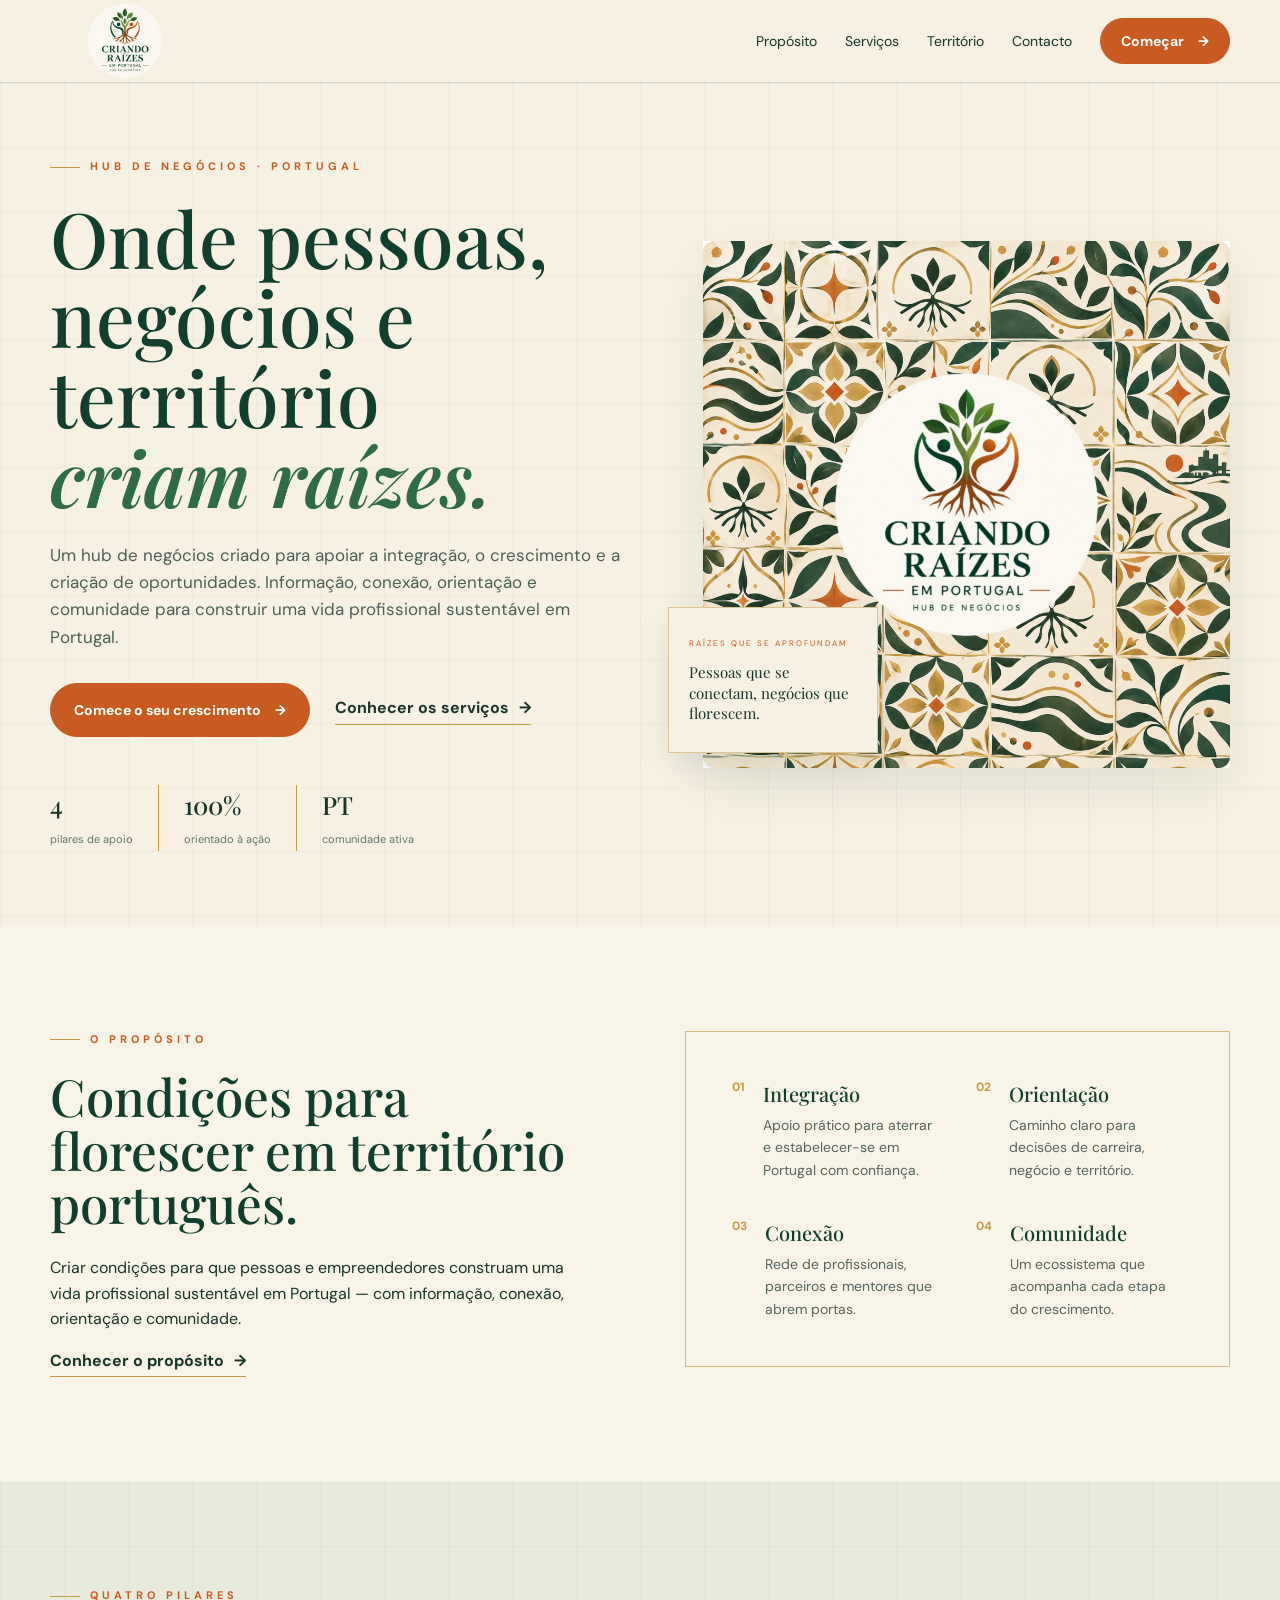
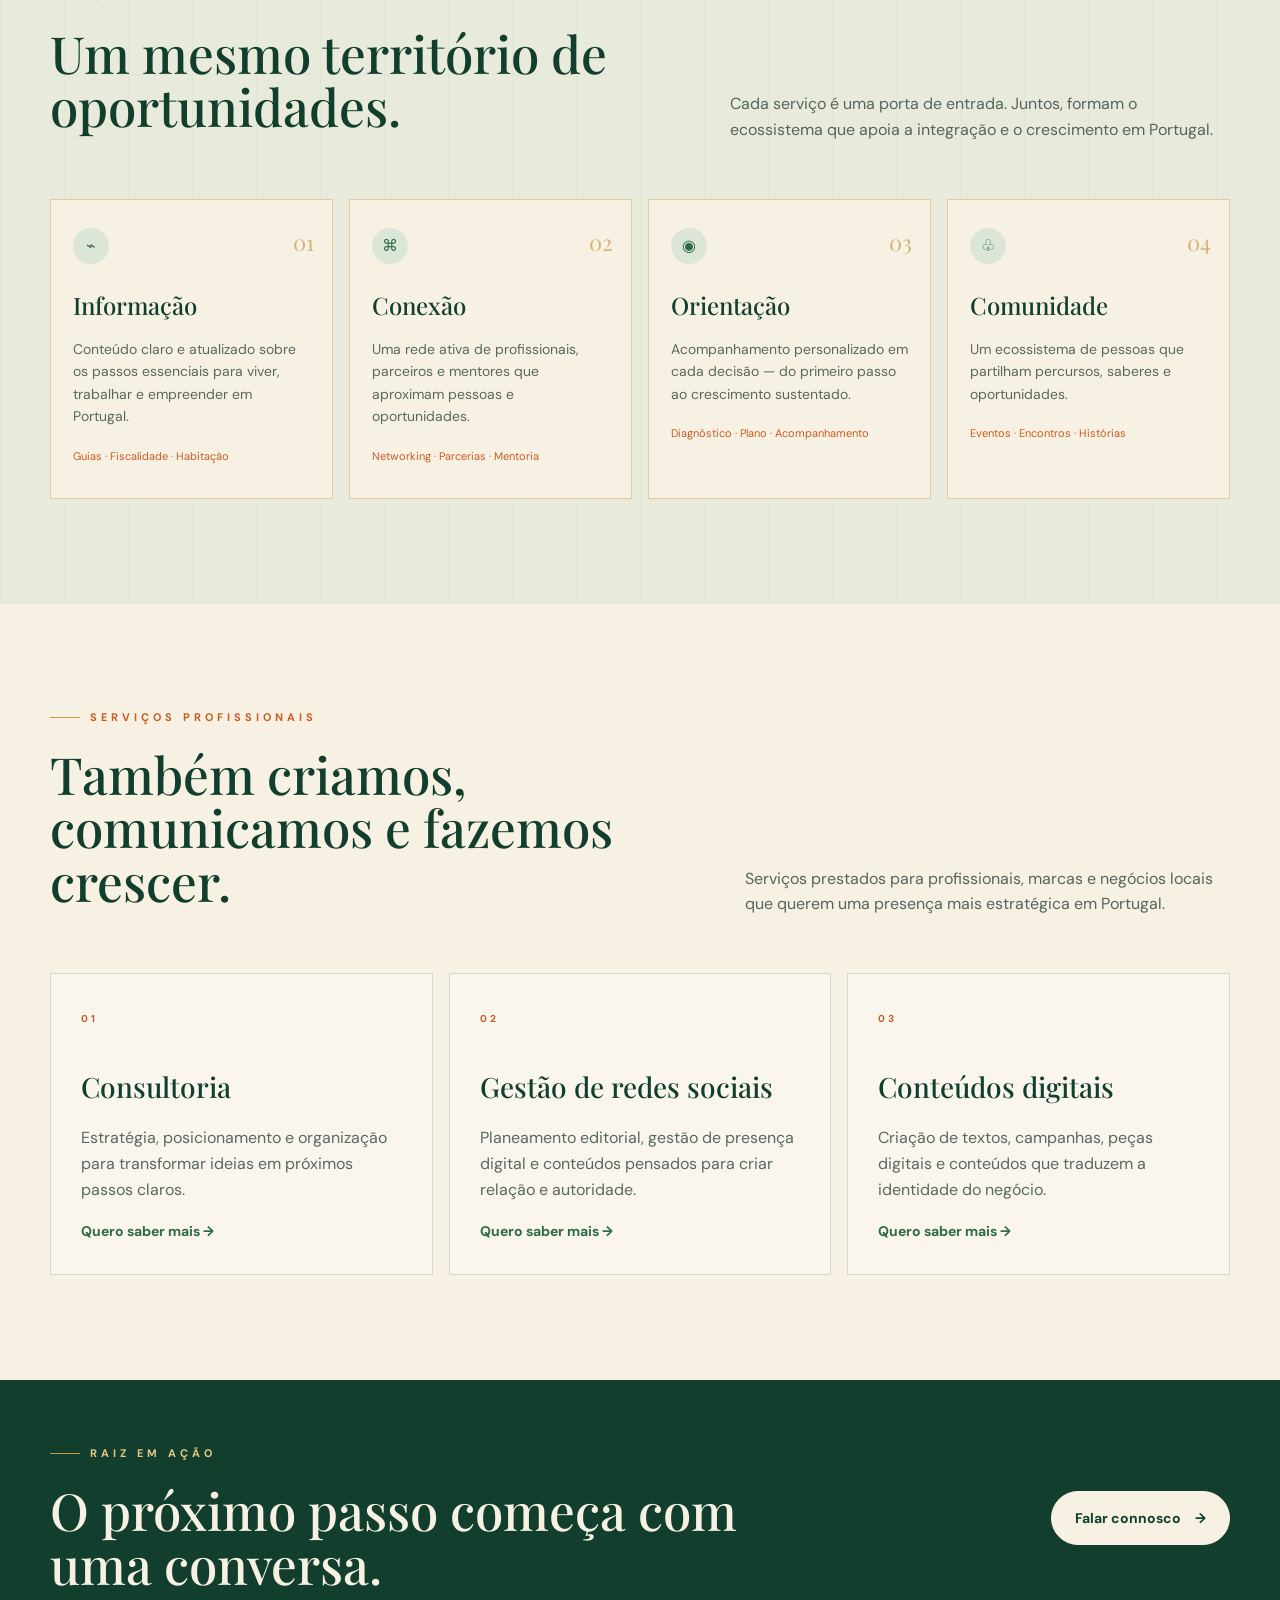
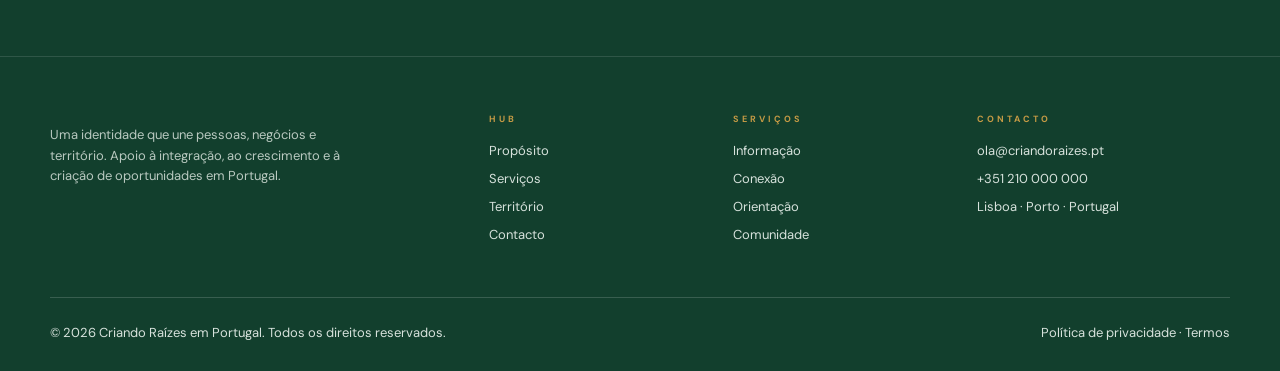
<file: index.html>
<!DOCTYPE html>
<html lang="pt-PT">
<head>
  <meta charset="UTF-8">
  <meta name="viewport" content="width=device-width, initial-scale=1.0">
  <meta name="description" content="Criando Raízes em Portugal — Hub de negócios, serviços locais e apoio ao crescimento profissional.">
  <title>Criando Raízes em Portugal | Hub de Negócios</title>
  <link rel="icon" href="assets/logotipo.png">
  <link rel="preconnect" href="https://fonts.googleapis.com">
  <link rel="preconnect" href="https://fonts.gstatic.com" crossorigin>
  <link href="https://fonts.googleapis.com/css2?family=DM+Sans:wght@400;500;600;700&family=Playfair+Display:ital,wght@0,500;0,600;1,500;1,600&display=swap" rel="stylesheet">
  <link rel="stylesheet" href="css/style.css">
</head>
<body>
  <header class="site-header" id="topo">
    <div class="container nav-wrap">
      <a class="brand" href="index.html" aria-label="Criando Raízes em Portugal - início">
        <img src="assets/logotipo.png" alt="Criando Raízes em Portugal">
      </a>
      <button class="menu-toggle" aria-label="Abrir menu" aria-expanded="false">☰</button>
      <nav class="nav" aria-label="Navegação principal">
        <a href="proposito.html">Propósito</a>
        <a href="servicos.html">Serviços</a>
        <a href="territorio.html">Território</a>
        <a href="contacto.html">Contacto</a>
        <a class="btn btn-small" href="contacto.html">Começar <span>→</span></a>
      </nav>
    </div>
  </header>

  <main>
    <section class="hero section-grid">
      <div class="container hero-grid">
        <div class="hero-copy reveal">
          <div class="eyebrow">HUB DE NEGÓCIOS · PORTUGAL</div>
          <h1>Onde pessoas,<br>negócios e território<br><em>criam raízes.</em></h1>
          <p>Um hub de negócios criado para apoiar a integração, o crescimento e a criação de oportunidades. Informação, conexão, orientação e comunidade para construir uma vida profissional sustentável em Portugal.</p>
          <div class="actions">
            <a class="btn" href="contacto.html">Comece o seu crescimento <span>→</span></a>
            <a class="text-link" href="servicos.html">Conhecer os serviços <span>→</span></a>
          </div>
          <div class="stats">
            <div><strong>4</strong><span>pilares de apoio</span></div>
            <div><strong>100%</strong><span>orientado à ação</span></div>
            <div><strong>PT</strong><span>comunidade ativa</span></div>
          </div>
        </div>
        <div class="hero-visual reveal">
          <div class="hero-image-frame">
            <img src="assets/padrao-azulejo.png" alt="Identidade visual Criando Raízes em Portugal">
          </div>
          <div class="floating-card">
            <small>RAÍZES QUE SE APROFUNDAM</small>
            <p>Pessoas que se conectam, negócios que florescem.</p>
          </div>
        </div>
      </div>
    </section>

    <section class="section purpose-preview">
      <div class="container two-col">
        <div>
          <div class="eyebrow">O PROPÓSITO</div>
          <h2>Condições para florescer em território português.</h2>
          <p>Criar condições para que pessoas e empreendedores construam uma vida profissional sustentável em Portugal — com informação, conexão, orientação e comunidade.</p>
          <a class="text-link" href="proposito.html">Conhecer o propósito <span>→</span></a>
        </div>
        <div class="feature-box">
          <div class="mini-feature"><b>01</b><div><h3>Integração</h3><p>Apoio prático para aterrar e estabelecer-se em Portugal com confiança.</p></div></div>
          <div class="mini-feature"><b>02</b><div><h3>Orientação</h3><p>Caminho claro para decisões de carreira, negócio e território.</p></div></div>
          <div class="mini-feature"><b>03</b><div><h3>Conexão</h3><p>Rede de profissionais, parceiros e mentores que abrem portas.</p></div></div>
          <div class="mini-feature"><b>04</b><div><h3>Comunidade</h3><p>Um ecossistema que acompanha cada etapa do crescimento.</p></div></div>
        </div>
      </div>
    </section>

    <section class="section services-preview section-grid">
      <div class="container">
        <div class="section-heading">
          <div>
            <div class="eyebrow">QUATRO PILARES</div>
            <h2>Um mesmo território de oportunidades.</h2>
          </div>
          <p>Cada serviço é uma porta de entrada. Juntos, formam o ecossistema que apoia a integração e o crescimento em Portugal.</p>
        </div>
        <div class="cards four">
          <a class="card" href="servicos.html#informacao"><span class="card-number">01</span><span class="icon">⌁</span><h3>Informação</h3><p>Conteúdo claro e atualizado sobre os passos essenciais para viver, trabalhar e empreender em Portugal.</p><small>Guias · Fiscalidade · Habitação</small></a>
          <a class="card" href="servicos.html#conexao"><span class="card-number">02</span><span class="icon">⌘</span><h3>Conexão</h3><p>Uma rede ativa de profissionais, parceiros e mentores que aproximam pessoas e oportunidades.</p><small>Networking · Parcerias · Mentoria</small></a>
          <a class="card" href="servicos.html#orientacao"><span class="card-number">03</span><span class="icon">◉</span><h3>Orientação</h3><p>Acompanhamento personalizado em cada decisão — do primeiro passo ao crescimento sustentado.</p><small>Diagnóstico · Plano · Acompanhamento</small></a>
          <a class="card" href="servicos.html#comunidade"><span class="card-number">04</span><span class="icon">♧</span><h3>Comunidade</h3><p>Um ecossistema de pessoas que partilham percursos, saberes e oportunidades.</p><small>Eventos · Encontros · Histórias</small></a>
        </div>
      </div>
    </section>

    <section class="section my-services">
      <div class="container">
        <div class="eyebrow">SERVIÇOS PROFISSIONAIS</div>
        <div class="section-heading">
          <h2>Também criamos, comunicamos e fazemos crescer.</h2>
          <p>Serviços prestados para profissionais, marcas e negócios locais que querem uma presença mais estratégica em Portugal.</p>
        </div>
        <div class="cards three">
          <article class="service-card"><span>01</span><h3>Consultoria</h3><p>Estratégia, posicionamento e organização para transformar ideias em próximos passos claros.</p><a href="contacto.html?assunto=Consultoria">Quero saber mais →</a></article>
          <article class="service-card"><span>02</span><h3>Gestão de redes sociais</h3><p>Planeamento editorial, gestão de presença digital e conteúdos pensados para criar relação e autoridade.</p><a href="contacto.html?assunto=Redes%20Sociais">Quero saber mais →</a></article>
          <article class="service-card"><span>03</span><h3>Conteúdos digitais</h3><p>Criação de textos, campanhas, peças digitais e conteúdos que traduzem a identidade do negócio.</p><a href="contacto.html?assunto=Conte%C3%BAdos%20Digitais">Quero saber mais →</a></article>
        </div>
      </div>
    </section>

    <section class="cta-band">
      <div class="container cta-inner">
        <div>
          <div class="eyebrow light">RAIZ EM AÇÃO</div>
          <h2>O próximo passo começa com uma conversa.</h2>
        </div>
        <a class="btn btn-light" href="contacto.html">Falar connosco <span>→</span></a>
      </div>
    </section>
  </main>

  <footer class="footer">
    <div class="container footer-grid">
      <div class="footer-brand"><img src="assets/logotipo.png" alt="Criando Raízes em Portugal"><p>Uma identidade que une pessoas, negócios e território. Apoio à integração, ao crescimento e à criação de oportunidades em Portugal.</p></div>
      <div><h4>HUB</h4><a href="proposito.html">Propósito</a><a href="servicos.html">Serviços</a><a href="territorio.html">Território</a><a href="contacto.html">Contacto</a></div>
      <div><h4>SERVIÇOS</h4><a href="servicos.html#informacao">Informação</a><a href="servicos.html#conexao">Conexão</a><a href="servicos.html#orientacao">Orientação</a><a href="servicos.html#comunidade">Comunidade</a></div>
      <div><h4>CONTACTO</h4><a href="mailto:ola@criandoraizes.pt">ola@criandoraizes.pt</a><a href="tel:+351210000000">+351 210 000 000</a><span>Lisboa · Porto · Portugal</span></div>
    </div>
    <div class="container footer-bottom"><span>© 2026 Criando Raízes em Portugal. Todos os direitos reservados.</span><span>Política de privacidade · Termos</span></div>
  </footer>
  <script src="js/main.js"></script>
</body>
</html>
</file>
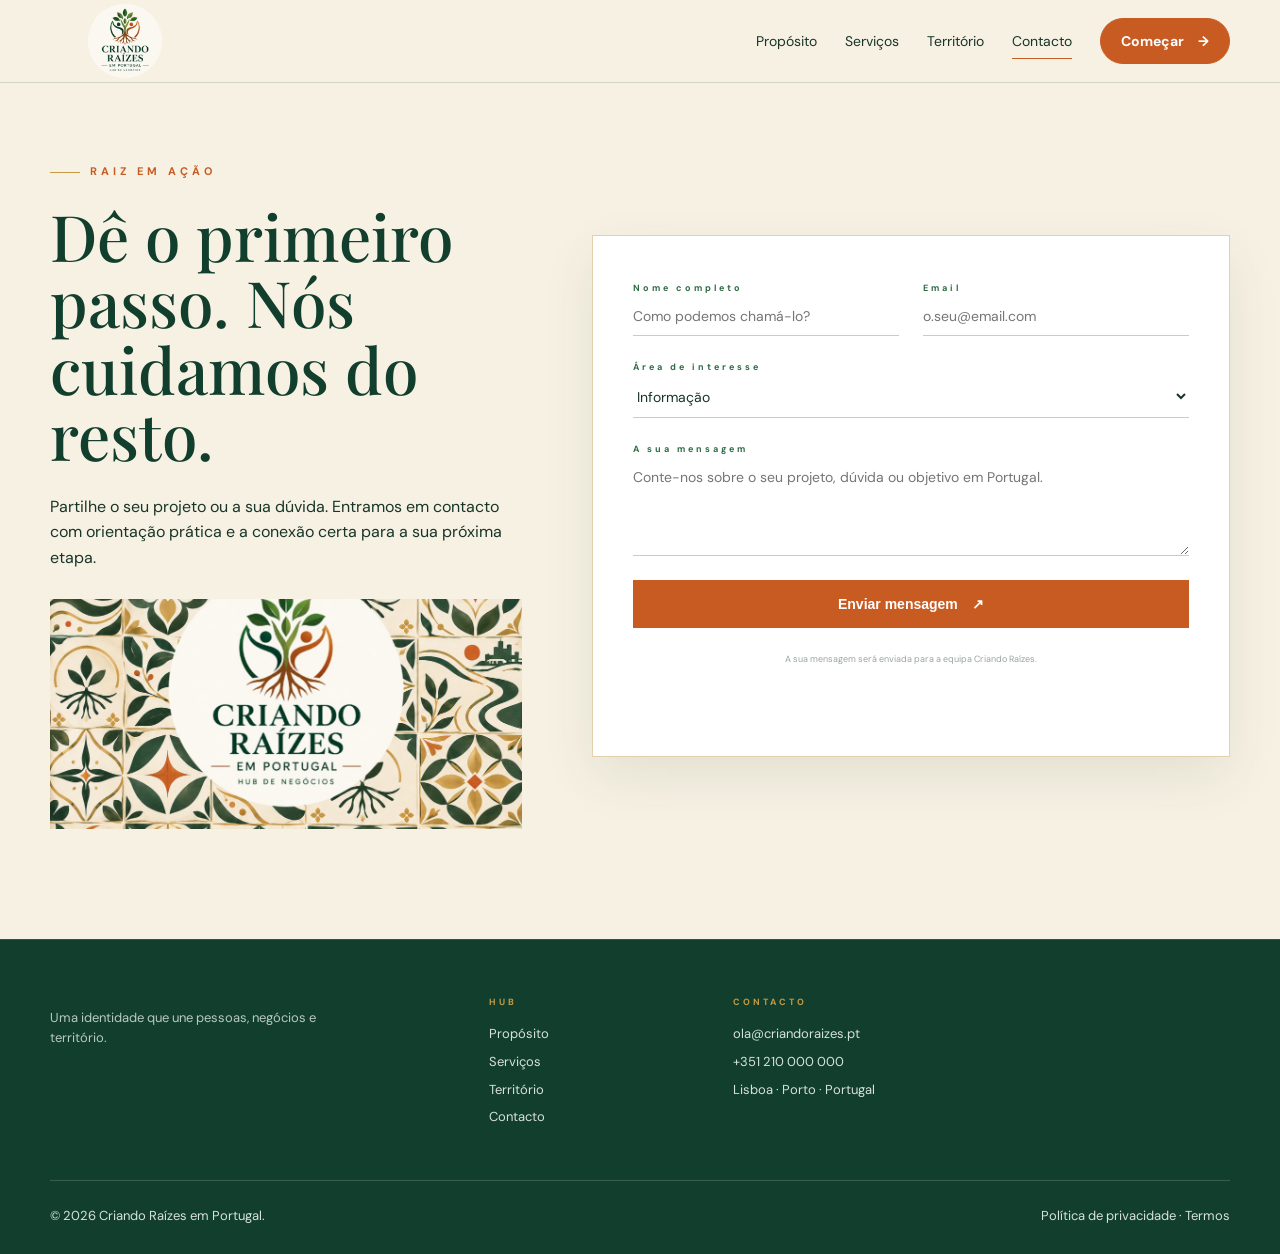
<file: contacto.html>
<!DOCTYPE html>
<html lang="pt-PT"><head>
<meta charset="UTF-8"><meta name="viewport" content="width=device-width, initial-scale=1.0">
<title>Contacto | Criando Raízes em Portugal</title><link rel="icon" href="assets/logotipo.png">
<link rel="preconnect" href="https://fonts.googleapis.com"><link rel="preconnect" href="https://fonts.gstatic.com" crossorigin>
<link href="https://fonts.googleapis.com/css2?family=DM+Sans:wght@400;500;600;700&family=Playfair+Display:ital,wght@0,500;0,600;1,500;1,600&display=swap" rel="stylesheet">
<link rel="stylesheet" href="css/style.css"></head><body>
<header class="site-header"><div class="container nav-wrap"><a class="brand" href="index.html"><img src="assets/logotipo.png" alt="Criando Raízes em Portugal"></a><button class="menu-toggle" aria-label="Abrir menu" aria-expanded="false">☰</button><nav class="nav"><a href="proposito.html">Propósito</a><a href="servicos.html">Serviços</a><a href="territorio.html">Território</a><a class="active" href="contacto.html">Contacto</a><a class="btn btn-small" href="contacto.html">Começar <span>→</span></a></nav></div></header>
<main>
<section class="contact-section"><div class="container contact-grid"><div class="contact-copy"><div class="eyebrow">RAIZ EM AÇÃO</div><h1>Dê o primeiro passo. Nós cuidamos do resto.</h1><p>Partilhe o seu projeto ou a sua dúvida. Entramos em contacto com orientação prática e a conexão certa para a sua próxima etapa.</p><div class="contact-photo"><img src="assets/padrao-azulejo.png" alt="Identidade visual Criando Raízes"></div></div>
<form class="contact-form" id="contactForm">
<label>Nome completo<input id="nome" name="nome" type="text" placeholder="Como podemos chamá-lo?" required></label>
<label>Email<input id="email" name="email" type="email" placeholder="o.seu@email.com" required></label>
<label>Área de interesse<select id="assunto" name="assunto"><option>Informação</option><option>Conexão</option><option>Orientação</option><option>Comunidade</option><option>Consultoria</option><option>Redes Sociais</option><option>Conteúdos Digitais</option></select></label>
<label>A sua mensagem<textarea id="mensagem" name="mensagem" placeholder="Conte-nos sobre o seu projeto, dúvida ou objetivo em Portugal." required></textarea></label>
<button class="btn submit" type="submit">Enviar mensagem <span>↗</span></button>
<p class="form-note">A sua mensagem será enviada para a equipa Criando Raízes.</p>
<div id="formStatus" class="form-status" role="status"></div>
</form></div></section>
</main><footer class="footer"><div class="container footer-grid"><div class="footer-brand"><img src="assets/padrao-azulejo.png" alt="Padrão de azulejos Criando Raízes em Portugal"><p>Uma identidade que une pessoas, negócios e território.</p></div><div><h4>HUB</h4><a href="proposito.html">Propósito</a><a href="servicos.html">Serviços</a><a href="territorio.html">Território</a><a href="contacto.html">Contacto</a></div><div><h4>CONTACTO</h4><a href="mailto:ola@criandoraizes.pt">ola@criandoraizes.pt</a><a href="tel:+351210000000">+351 210 000 000</a><span>Lisboa · Porto · Portugal</span></div></div><div class="container footer-bottom"><span>© 2026 Criando Raízes em Portugal.</span><span>Política de privacidade · Termos</span></div></footer><script src="js/main.js"></script></body></html>
</file>
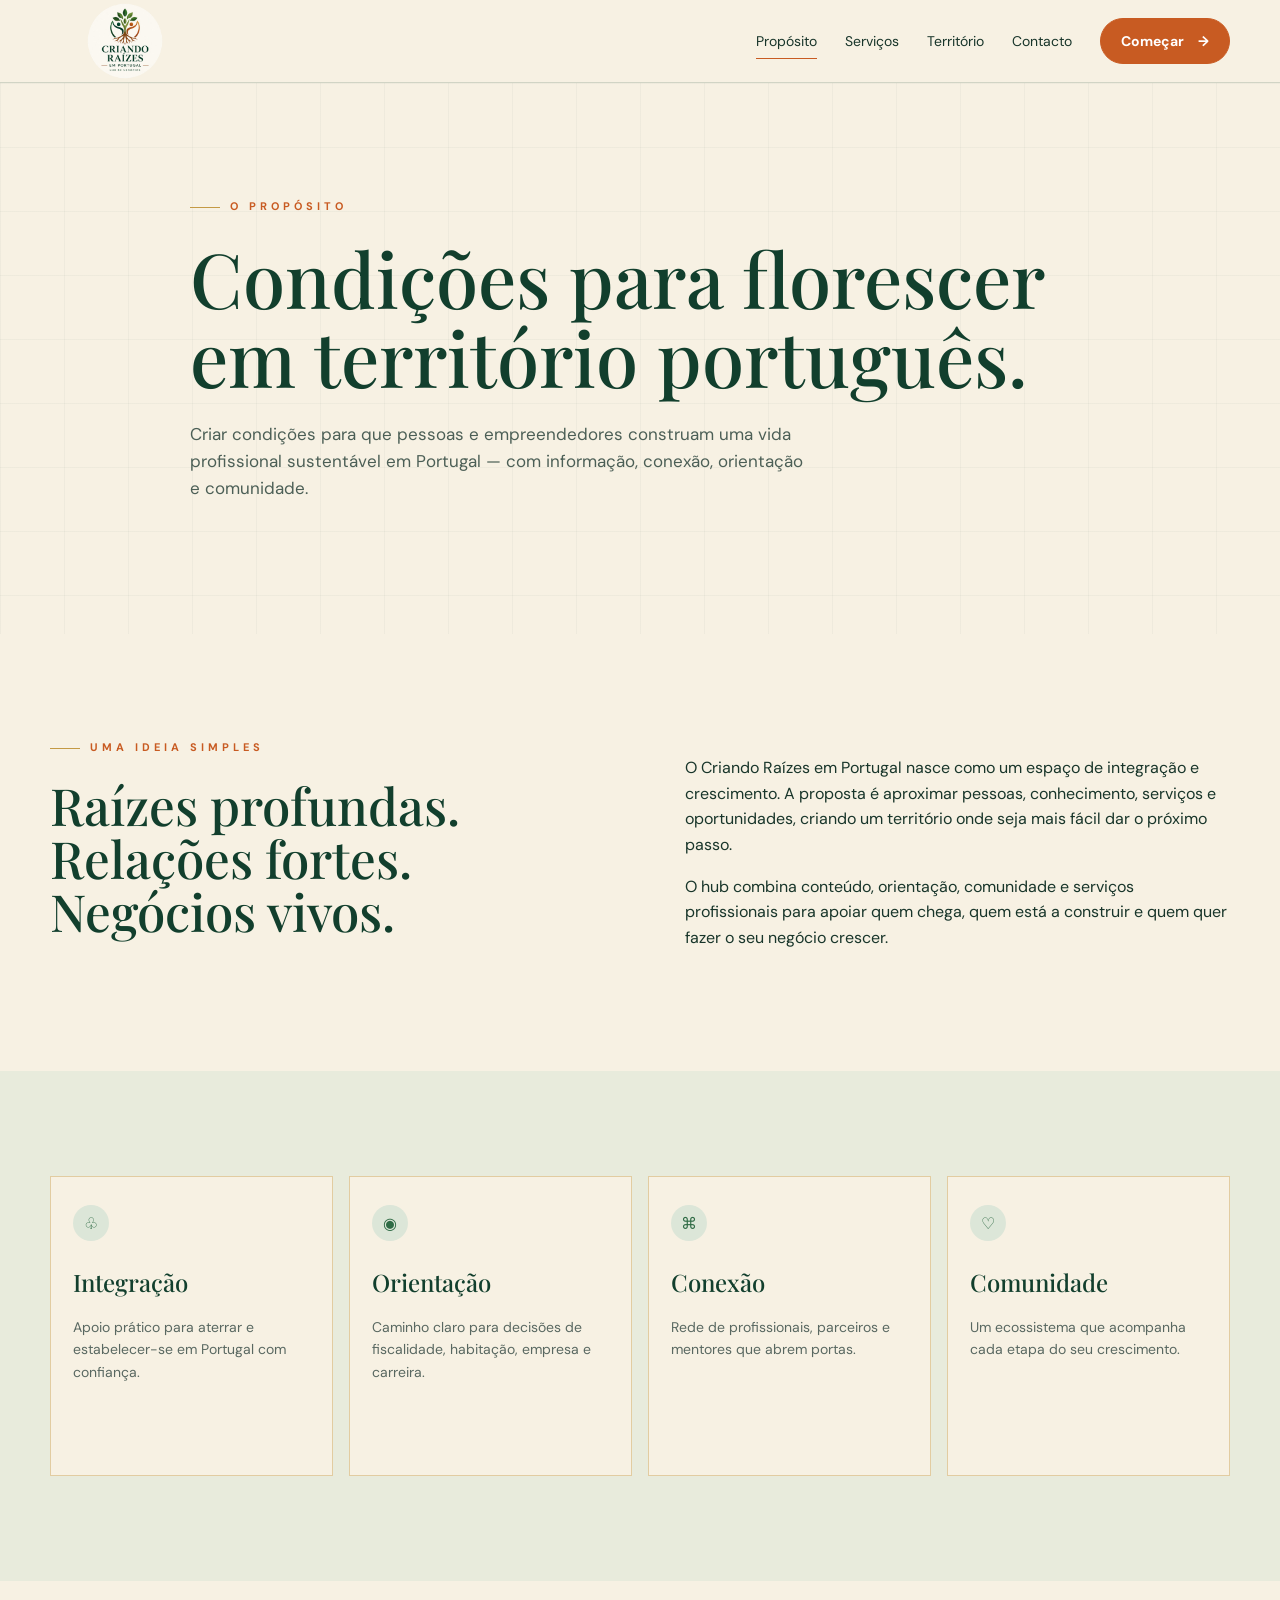
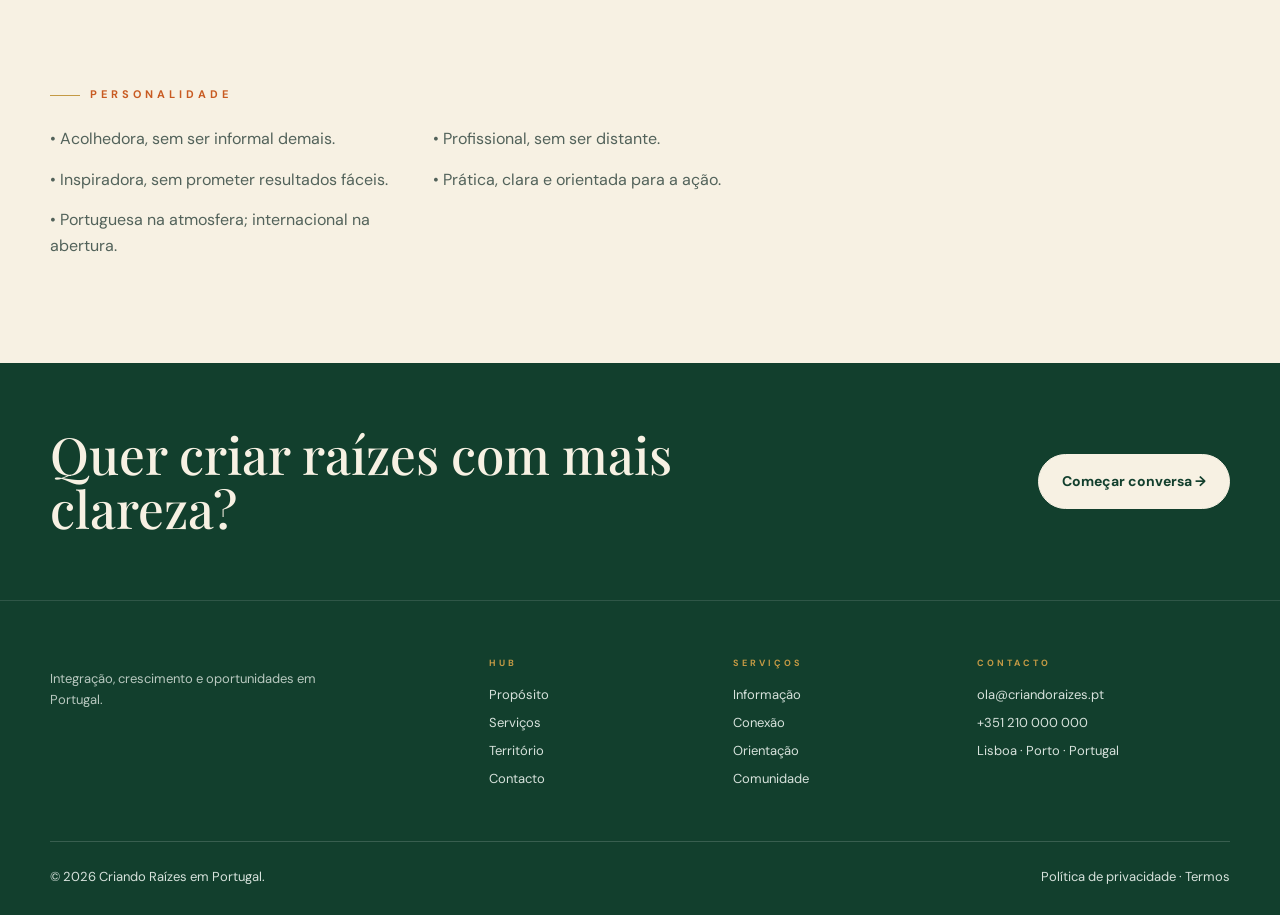
<file: proposito.html>
<!DOCTYPE html>
<html lang="pt-PT"><head>
<meta charset="UTF-8"><meta name="viewport" content="width=device-width, initial-scale=1.0">
<title>Propósito | Criando Raízes em Portugal</title><link rel="icon" href="assets/logotipo.png">
<link rel="preconnect" href="https://fonts.googleapis.com"><link rel="preconnect" href="https://fonts.gstatic.com" crossorigin>
<link href="https://fonts.googleapis.com/css2?family=DM+Sans:wght@400;500;600;700&family=Playfair+Display:ital,wght@0,500;0,600;1,500;1,600&display=swap" rel="stylesheet">
<link rel="stylesheet" href="css/style.css"></head><body>
<header class="site-header"><div class="container nav-wrap"><a class="brand" href="index.html"><img src="assets/logotipo.png" alt="Criando Raízes em Portugal"></a><button class="menu-toggle" aria-label="Abrir menu" aria-expanded="false">☰</button><nav class="nav"><a class="active" href="proposito.html">Propósito</a><a href="servicos.html">Serviços</a><a href="territorio.html">Território</a><a href="contacto.html">Contacto</a><a class="btn btn-small" href="contacto.html">Começar <span>→</span></a></nav></div></header>
<main>
<section class="page-hero section-grid"><div class="container narrow"><div class="eyebrow">O PROPÓSITO</div><h1>Condições para florescer em território português.</h1><p class="lead">Criar condições para que pessoas e empreendedores construam uma vida profissional sustentável em Portugal — com informação, conexão, orientação e comunidade.</p></div></section>
<section class="section"><div class="container two-col"><div><div class="eyebrow">UMA IDEIA SIMPLES</div><h2>Raízes profundas. Relações fortes. Negócios vivos.</h2></div><div><p>O Criando Raízes em Portugal nasce como um espaço de integração e crescimento. A proposta é aproximar pessoas, conhecimento, serviços e oportunidades, criando um território onde seja mais fácil dar o próximo passo.</p><p>O hub combina conteúdo, orientação, comunidade e serviços profissionais para apoiar quem chega, quem está a construir e quem quer fazer o seu negócio crescer.</p></div></div></section>
<section class="section soft"><div class="container"><div class="cards four"><article class="card"><span class="icon">♧</span><h3>Integração</h3><p>Apoio prático para aterrar e estabelecer-se em Portugal com confiança.</p></article><article class="card"><span class="icon">◉</span><h3>Orientação</h3><p>Caminho claro para decisões de fiscalidade, habitação, empresa e carreira.</p></article><article class="card"><span class="icon">⌘</span><h3>Conexão</h3><p>Rede de profissionais, parceiros e mentores que abrem portas.</p></article><article class="card"><span class="icon">♡</span><h3>Comunidade</h3><p>Um ecossistema que acompanha cada etapa do seu crescimento.</p></article></div></div></section>
<section class="section"><div class="container"><div class="eyebrow">PERSONALIDADE</div><div class="personality-grid"><div>• Acolhedora, sem ser informal demais.</div><div>• Profissional, sem ser distante.</div><div>• Inspiradora, sem prometer resultados fáceis.</div><div>• Prática, clara e orientada para a ação.</div><div>• Portuguesa na atmosfera; internacional na abertura.</div></div></div></section>
<section class="cta-band"><div class="container cta-inner"><h2>Quer criar raízes com mais clareza?</h2><a class="btn btn-light" href="contacto.html">Começar conversa →</a></div></section>
</main><footer class="footer"><div class="container footer-grid"><div class="footer-brand"><img src="assets/logotipo.png" alt="Criando Raízes em Portugal"><p>Integração, crescimento e oportunidades em Portugal.</p></div><div><h4>HUB</h4><a href="proposito.html">Propósito</a><a href="servicos.html">Serviços</a><a href="territorio.html">Território</a><a href="contacto.html">Contacto</a></div><div><h4>SERVIÇOS</h4><a href="servicos.html#informacao">Informação</a><a href="servicos.html#conexao">Conexão</a><a href="servicos.html#orientacao">Orientação</a><a href="servicos.html#comunidade">Comunidade</a></div><div><h4>CONTACTO</h4><a href="mailto:ola@criandoraizes.pt">ola@criandoraizes.pt</a><a href="tel:+351210000000">+351 210 000 000</a><span>Lisboa · Porto · Portugal</span></div></div><div class="container footer-bottom"><span>© 2026 Criando Raízes em Portugal.</span><span>Política de privacidade · Termos</span></div></footer><script src="js/main.js"></script></body></html>
</file>
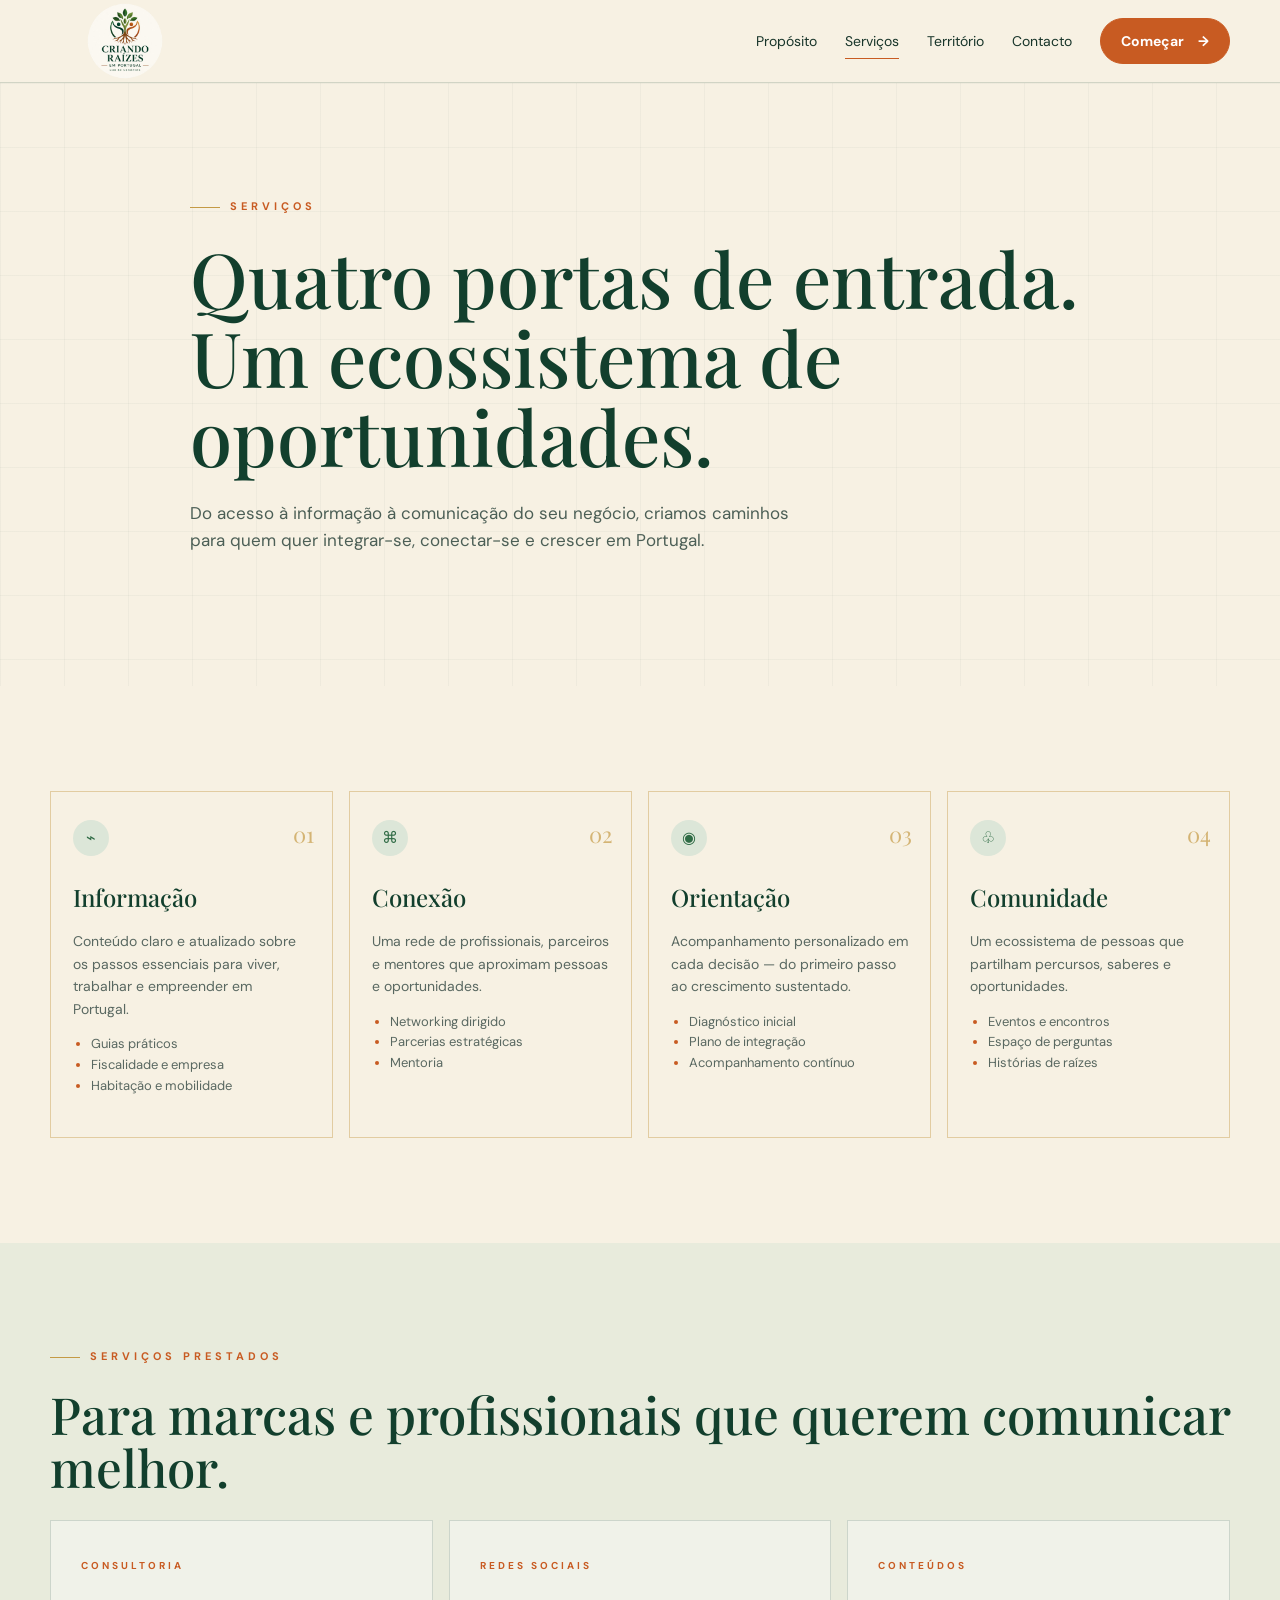
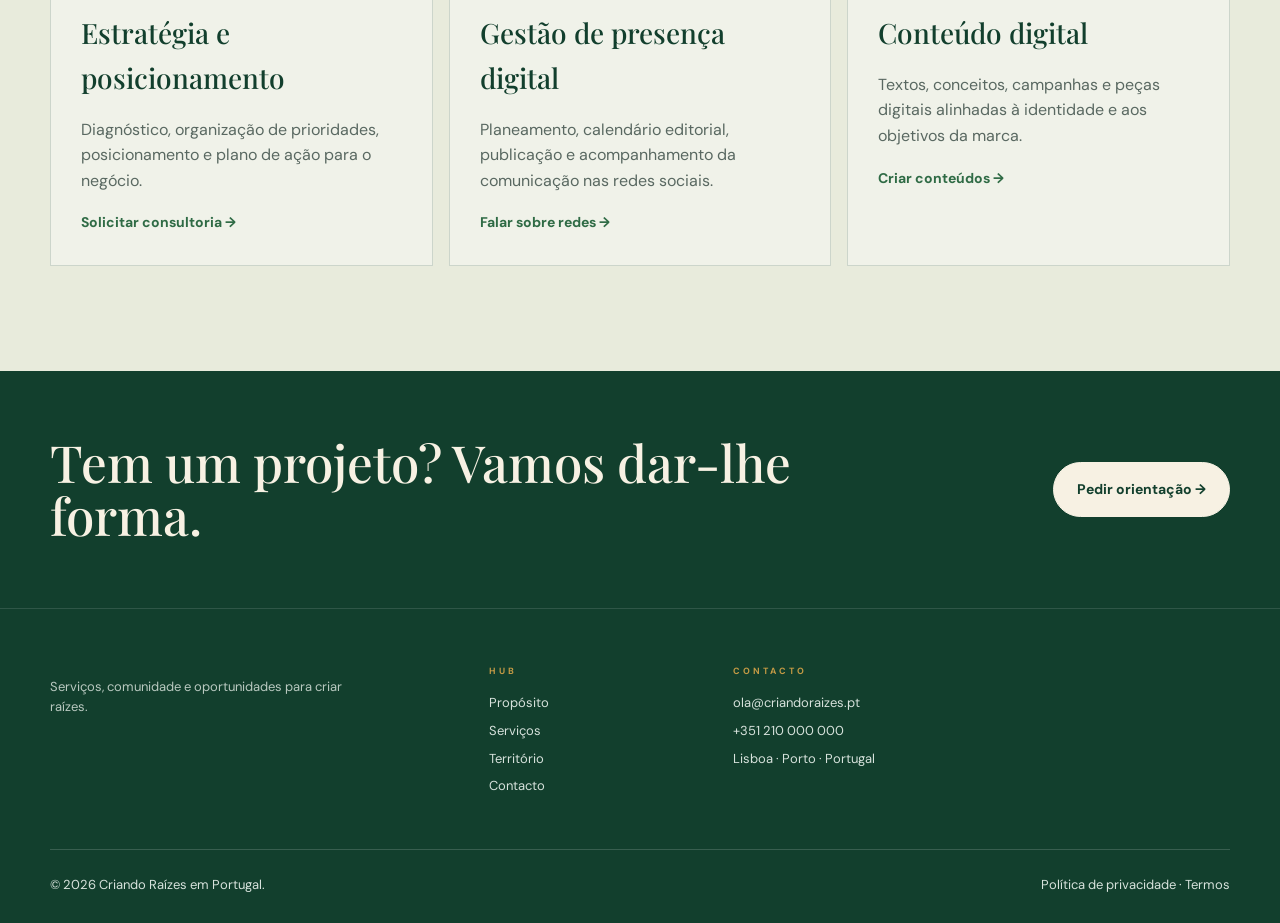
<file: servicos.html>
<!DOCTYPE html>
<html lang="pt-PT"><head>
<meta charset="UTF-8"><meta name="viewport" content="width=device-width, initial-scale=1.0">
<title>Serviços | Criando Raízes em Portugal</title><link rel="icon" href="assets/logotipo.png">
<link rel="preconnect" href="https://fonts.googleapis.com"><link rel="preconnect" href="https://fonts.gstatic.com" crossorigin>
<link href="https://fonts.googleapis.com/css2?family=DM+Sans:wght@400;500;600;700&family=Playfair+Display:ital,wght@0,500;0,600;1,500;1,600&display=swap" rel="stylesheet">
<link rel="stylesheet" href="css/style.css"></head><body>
<header class="site-header"><div class="container nav-wrap"><a class="brand" href="index.html"><img src="assets/logotipo.png" alt="Criando Raízes em Portugal"></a><button class="menu-toggle" aria-label="Abrir menu" aria-expanded="false">☰</button><nav class="nav"><a href="proposito.html">Propósito</a><a class="active" href="servicos.html">Serviços</a><a href="territorio.html">Território</a><a href="contacto.html">Contacto</a><a class="btn btn-small" href="contacto.html">Começar <span>→</span></a></nav></div></header>
<main>
<section class="page-hero section-grid"><div class="container narrow"><div class="eyebrow">SERVIÇOS</div><h1>Quatro portas de entrada. Um ecossistema de oportunidades.</h1><p class="lead">Do acesso à informação à comunicação do seu negócio, criamos caminhos para quem quer integrar-se, conectar-se e crescer em Portugal.</p></div></section>
<section class="section"><div class="container"><div class="cards four service-pillar">
<article class="card" id="informacao"><span class="card-number">01</span><span class="icon">⌁</span><h3>Informação</h3><p>Conteúdo claro e atualizado sobre os passos essenciais para viver, trabalhar e empreender em Portugal.</p><ul><li>Guias práticos</li><li>Fiscalidade e empresa</li><li>Habitação e mobilidade</li></ul></article>
<article class="card" id="conexao"><span class="card-number">02</span><span class="icon">⌘</span><h3>Conexão</h3><p>Uma rede de profissionais, parceiros e mentores que aproximam pessoas e oportunidades.</p><ul><li>Networking dirigido</li><li>Parcerias estratégicas</li><li>Mentoria</li></ul></article>
<article class="card" id="orientacao"><span class="card-number">03</span><span class="icon">◉</span><h3>Orientação</h3><p>Acompanhamento personalizado em cada decisão — do primeiro passo ao crescimento sustentado.</p><ul><li>Diagnóstico inicial</li><li>Plano de integração</li><li>Acompanhamento contínuo</li></ul></article>
<article class="card" id="comunidade"><span class="card-number">04</span><span class="icon">♧</span><h3>Comunidade</h3><p>Um ecossistema de pessoas que partilham percursos, saberes e oportunidades.</p><ul><li>Eventos e encontros</li><li>Espaço de perguntas</li><li>Histórias de raízes</li></ul></article>
</div></div></section>
<section class="section soft"><div class="container"><div class="eyebrow">SERVIÇOS PRESTADOS</div><h2>Para marcas e profissionais que querem comunicar melhor.</h2><div class="cards three service-list">
<article class="service-card"><span>CONSULTORIA</span><h3>Estratégia e posicionamento</h3><p>Diagnóstico, organização de prioridades, posicionamento e plano de ação para o negócio.</p><a href="contacto.html?assunto=Consultoria">Solicitar consultoria →</a></article>
<article class="service-card"><span>REDES SOCIAIS</span><h3>Gestão de presença digital</h3><p>Planeamento, calendário editorial, publicação e acompanhamento da comunicação nas redes sociais.</p><a href="contacto.html?assunto=Redes%20Sociais">Falar sobre redes →</a></article>
<article class="service-card"><span>CONTEÚDOS</span><h3>Conteúdo digital</h3><p>Textos, conceitos, campanhas e peças digitais alinhadas à identidade e aos objetivos da marca.</p><a href="contacto.html?assunto=Conte%C3%BAdos%20Digitais">Criar conteúdos →</a></article>
</div></div></section>
<section class="cta-band"><div class="container cta-inner"><h2>Tem um projeto? Vamos dar-lhe forma.</h2><a class="btn btn-light" href="contacto.html">Pedir orientação →</a></div></section>
</main><footer class="footer"><div class="container footer-grid"><div class="footer-brand"><img src="assets/logotipo.png" alt="Criando Raízes em Portugal"><p>Serviços, comunidade e oportunidades para criar raízes.</p></div><div><h4>HUB</h4><a href="proposito.html">Propósito</a><a href="servicos.html">Serviços</a><a href="territorio.html">Território</a><a href="contacto.html">Contacto</a></div><div><h4>CONTACTO</h4><a href="mailto:ola@criandoraizes.pt">ola@criandoraizes.pt</a><a href="tel:+351210000000">+351 210 000 000</a><span>Lisboa · Porto · Portugal</span></div></div><div class="container footer-bottom"><span>© 2026 Criando Raízes em Portugal.</span><span>Política de privacidade · Termos</span></div></footer><script src="js/main.js"></script></body></html>
</file>
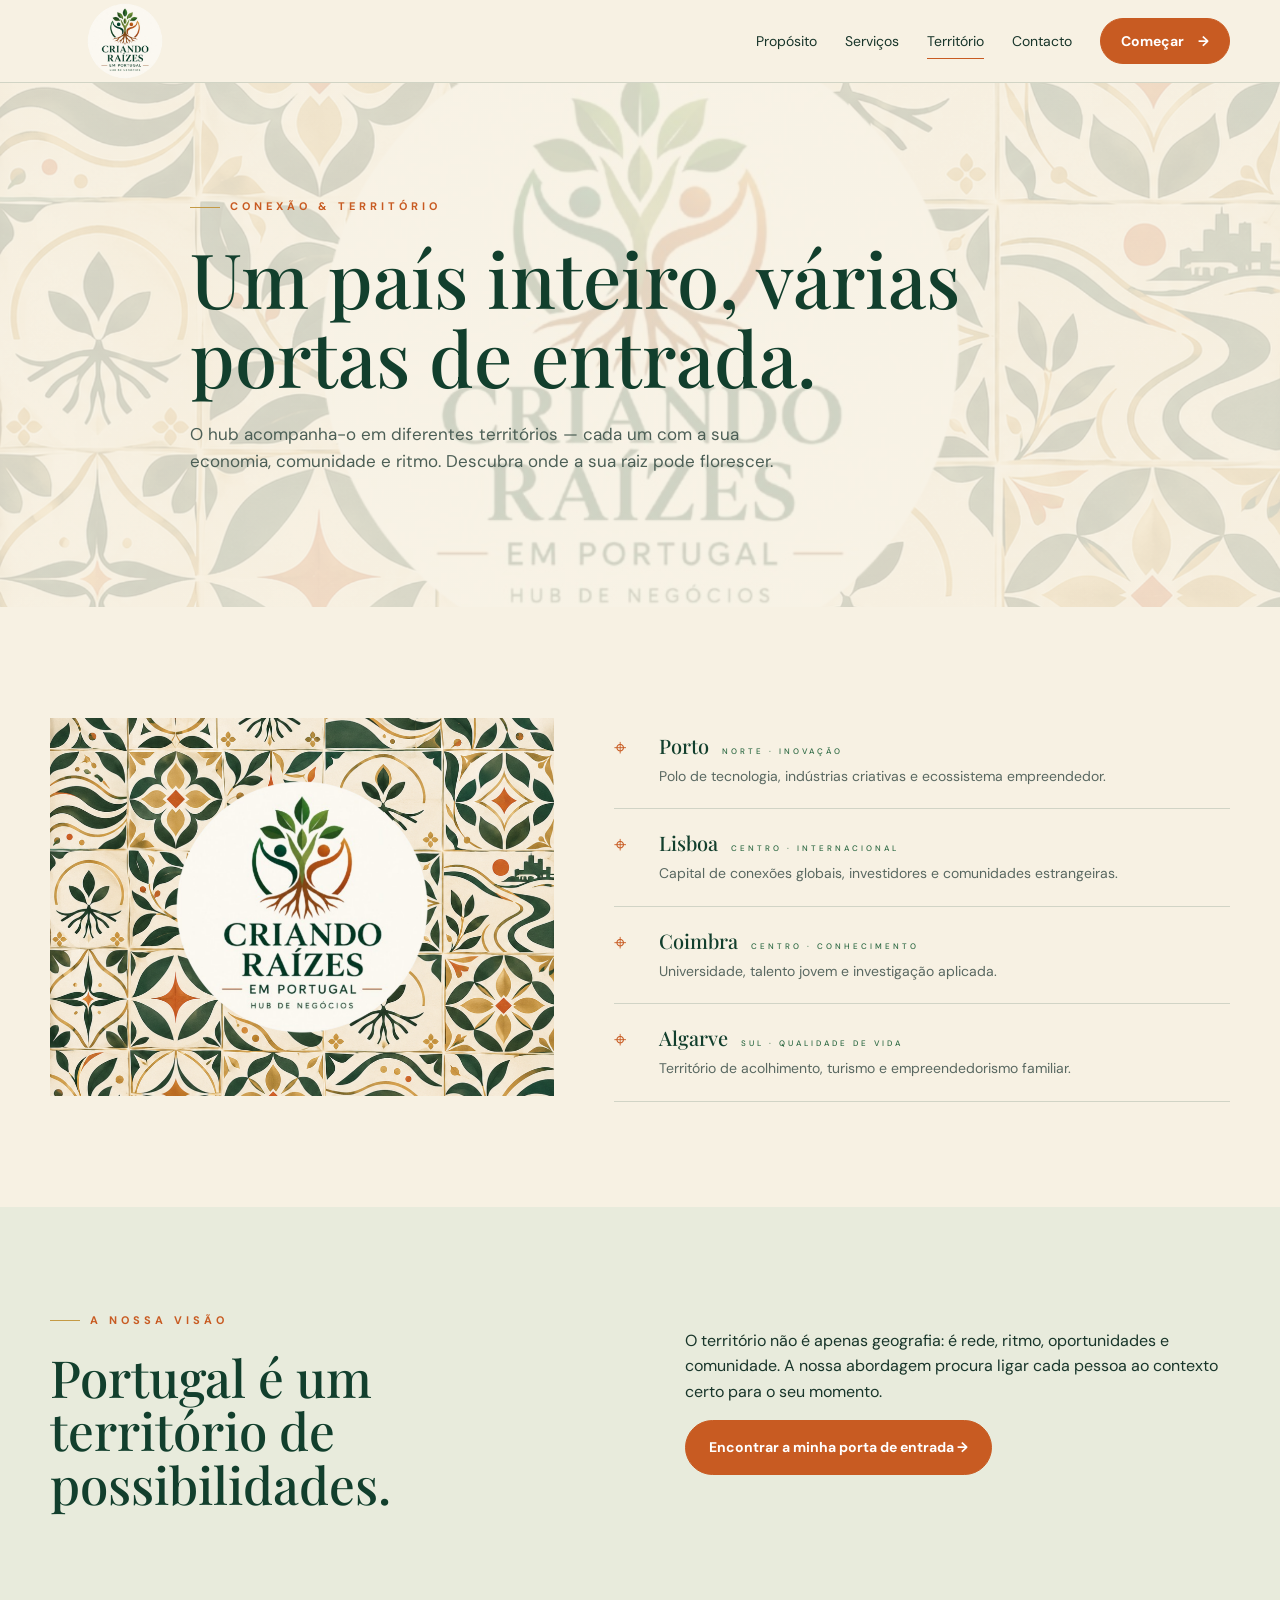
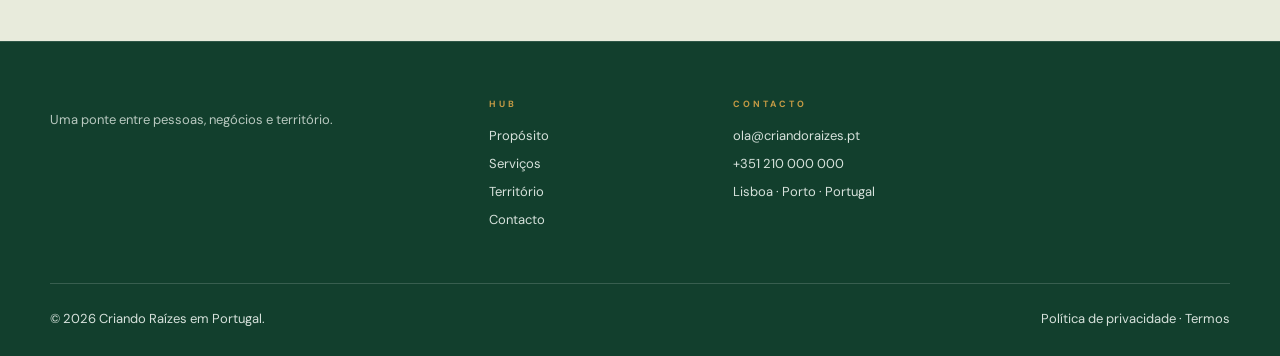
<file: territorio.html>
<!DOCTYPE html>
<html lang="pt-PT"><head>
<meta charset="UTF-8"><meta name="viewport" content="width=device-width, initial-scale=1.0">
<title>Território | Criando Raízes em Portugal</title><link rel="icon" href="assets/logotipo.png">
<link rel="preconnect" href="https://fonts.googleapis.com"><link rel="preconnect" href="https://fonts.gstatic.com" crossorigin>
<link href="https://fonts.googleapis.com/css2?family=DM+Sans:wght@400;500;600;700&family=Playfair+Display:ital,wght@0,500;0,600;1,500;1,600&display=swap" rel="stylesheet">
<link rel="stylesheet" href="css/style.css"></head><body>
<header class="site-header"><div class="container nav-wrap"><a class="brand" href="index.html"><img src="assets/logotipo.png" alt="Criando Raízes em Portugal"></a><button class="menu-toggle" aria-label="Abrir menu" aria-expanded="false">☰</button><nav class="nav"><a href="proposito.html">Propósito</a><a href="servicos.html">Serviços</a><a class="active" href="territorio.html">Território</a><a href="contacto.html">Contacto</a><a class="btn btn-small" href="contacto.html">Começar <span>→</span></a></nav></div></header>
<main>
<section class="page-hero pattern-hero"><div class="container narrow"><div class="eyebrow">CONEXÃO & TERRITÓRIO</div><h1>Um país inteiro, várias portas de entrada.</h1><p class="lead">O hub acompanha-o em diferentes territórios — cada um com a sua economia, comunidade e ritmo. Descubra onde a sua raiz pode florescer.</p></div></section>
<section class="section"><div class="container territory-grid"><div class="territory-image"><img src="assets/padrao-azulejo.png" alt="Padrão visual inspirado nos azulejos portugueses"></div><div class="territories">
<article><span>⌖</span><div><h3>Porto <small>NORTE · INOVAÇÃO</small></h3><p>Polo de tecnologia, indústrias criativas e ecossistema empreendedor.</p></div></article>
<article><span>⌖</span><div><h3>Lisboa <small>CENTRO · INTERNACIONAL</small></h3><p>Capital de conexões globais, investidores e comunidades estrangeiras.</p></div></article>
<article><span>⌖</span><div><h3>Coimbra <small>CENTRO · CONHECIMENTO</small></h3><p>Universidade, talento jovem e investigação aplicada.</p></div></article>
<article><span>⌖</span><div><h3>Algarve <small>SUL · QUALIDADE DE VIDA</small></h3><p>Território de acolhimento, turismo e empreendedorismo familiar.</p></div></article>
</div></div></section>
<section class="section soft"><div class="container two-col"><div><div class="eyebrow">A NOSSA VISÃO</div><h2>Portugal é um território de possibilidades.</h2></div><div><p>O território não é apenas geografia: é rede, ritmo, oportunidades e comunidade. A nossa abordagem procura ligar cada pessoa ao contexto certo para o seu momento.</p><a class="btn" href="contacto.html">Encontrar a minha porta de entrada →</a></div></div></section>
</main><footer class="footer"><div class="container footer-grid"><div class="footer-brand"><img src="assets/logotipo.png" alt="Criando Raízes em Portugal"><p>Uma ponte entre pessoas, negócios e território.</p></div><div><h4>HUB</h4><a href="proposito.html">Propósito</a><a href="servicos.html">Serviços</a><a href="territorio.html">Território</a><a href="contacto.html">Contacto</a></div><div><h4>CONTACTO</h4><a href="mailto:ola@criandoraizes.pt">ola@criandoraizes.pt</a><a href="tel:+351210000000">+351 210 000 000</a><span>Lisboa · Porto · Portugal</span></div></div><div class="container footer-bottom"><span>© 2026 Criando Raízes em Portugal.</span><span>Política de privacidade · Termos</span></div></footer><script src="js/main.js"></script></body></html>
</file>
<file: css/style.css>
:root{--verde-raiz:#123F2D;--verde-folha:#2F6B45;--verde-suave:#A9BFA3;--creme:#F7F1E3;--dourado:#C49A45;--terracota:#C85B22;--preto:#18352A;--branco:#fff;--line:rgba(18,63,45,.16);--shadow:0 20px 50px rgba(18,63,45,.09)}
*{box-sizing:border-box}html{scroll-behavior:smooth}body{margin:0;background:var(--creme);color:var(--preto);font-family:"DM Sans",Arial,sans-serif;line-height:1.6}a{text-decoration:none;color:inherit}img{max-width:100%;display:block}.container{width:min(1180px,calc(100% - 48px));margin:auto}.site-header{position:sticky;top:0;z-index:20;background:rgba(247,241,227,.94);backdrop-filter:blur(12px);border-bottom:1px solid var(--line)}.nav-wrap{height:82px;display:flex;align-items:center;justify-content:space-between;gap:30px}.brand img{width:190px;height:auto}.nav{display:flex;align-items:center;gap:28px;font-size:14px}.nav a:not(.btn){position:relative}.nav a:not(.btn):after{content:"";position:absolute;left:0;bottom:-7px;width:0;height:1px;background:var(--terracota);transition:.25s}.nav a:hover:after,.nav a.active:after{width:100%}.menu-toggle{display:none;border:0;background:none;font-size:25px;color:var(--verde-raiz)}.btn{display:inline-flex;align-items:center;justify-content:center;gap:14px;background:var(--terracota);color:white;border:1px solid var(--terracota);padding:15px 23px;border-radius:999px;font-weight:700;font-size:14px;transition:.25s}.btn:hover{transform:translateY(-2px);box-shadow:0 10px 25px rgba(200,91,34,.2)}.btn-small{padding:11px 20px}.btn-light{background:var(--creme);color:var(--verde-raiz);border-color:var(--creme)}.text-link{display:inline-flex;gap:10px;align-items:center;font-weight:700;border-bottom:1px solid var(--dourado);padding-bottom:3px}.section{padding:105px 0}.section-grid{background-image:linear-gradient(rgba(18,63,45,.035) 1px,transparent 1px),linear-gradient(90deg,rgba(18,63,45,.035) 1px,transparent 1px);background-size:64px 64px}.hero{min-height:calc(100vh - 82px);display:flex;align-items:center}.hero-grid{display:grid;grid-template-columns:1.05fr .95fr;gap:70px;align-items:center;padding:75px 0}.eyebrow{font-size:11px;letter-spacing:4px;color:var(--terracota);font-weight:700;margin-bottom:22px}.eyebrow:before{content:"";display:inline-block;width:30px;height:1px;background:var(--dourado);vertical-align:middle;margin-right:10px}.eyebrow.light{color:#e8c884}.hero h1,h1,h2{font-family:"Playfair Display",Georgia,serif;color:var(--verde-raiz);font-weight:500;line-height:1.04;margin:0 0 25px}.hero h1{font-size:clamp(48px,6vw,82px)}h1{font-size:clamp(48px,6vw,76px)}h2{font-size:clamp(38px,4vw,58px)}h3{font-family:"Playfair Display",Georgia,serif;color:var(--verde-raiz);font-size:24px;font-weight:500;margin:8px 0}.hero h1 em{color:var(--verde-folha);font-weight:600}.hero-copy>p,.lead{max-width:620px;color:#4c5f56;font-size:17px}.actions{display:flex;align-items:center;gap:25px;margin-top:32px;flex-wrap:wrap}.stats{display:flex;gap:0;margin-top:48px}.stats>div{padding:0 25px;border-left:1px solid var(--dourado)}.stats>div:first-child{padding-left:0;border-left:0}.stats strong{display:block;font-family:"Playfair Display";font-size:25px;font-weight:500}.stats span{font-size:11px;color:#66746d}.hero-visual{position:relative}.hero-image-frame{overflow:hidden;aspect-ratio:1/1;box-shadow:var(--shadow)}.hero-image-frame img{width:100%;height:100%;object-fit:cover}.floating-card{position:absolute;left:-35px;bottom:15px;background:var(--creme);border:1px solid rgba(196,154,69,.5);width:210px;padding:20px;box-shadow:0 12px 30px rgba(18,63,45,.1)}.floating-card small{color:var(--terracota);letter-spacing:2px;font-size:8px}.floating-card p{font-family:"Playfair Display";font-size:15px;line-height:1.35;margin:9px 0}.two-col{display:grid;grid-template-columns:1fr 1fr;gap:90px;align-items:start}.two-col>div>p{max-width:560px}.feature-box{border:1px solid rgba(196,154,69,.65);display:grid;grid-template-columns:1fr 1fr;padding:28px}.mini-feature{display:flex;gap:18px;padding:18px}.mini-feature b{color:var(--dourado);font-size:12px}.mini-feature p{font-size:14px;color:#56645e;margin:0}.mini-feature h3{font-size:20px;margin:0 0 4px}.purpose-preview{background:rgba(255,255,255,.18)}.services-preview{background-color:#e8ebdc}.section-heading{display:flex;justify-content:space-between;gap:50px;align-items:end;margin-bottom:40px}.section-heading p{max-width:500px;color:#56645e}.cards{display:grid;gap:16px}.cards.four{grid-template-columns:repeat(4,1fr)}.cards.three{grid-template-columns:repeat(3,1fr)}.card{background:var(--creme);border:1px solid rgba(196,154,69,.42);padding:28px 22px;min-height:300px;position:relative;transition:.25s}.card:hover{transform:translateY(-5px);box-shadow:var(--shadow)}.card-number{position:absolute;right:18px;top:25px;color:rgba(196,154,69,.7);font-family:"Playfair Display";font-size:22px}.icon{display:grid;place-items:center;width:36px;height:36px;background:#dce6d8;border-radius:50%;color:var(--verde-folha);margin-bottom:22px}.card p{font-size:14px;color:#596861}.card small{color:var(--terracota);font-size:11px;line-height:1.6}.card ul{padding-left:18px;color:#596861;font-size:13px}.card li::marker{color:var(--terracota)}.my-services{background:var(--creme)}.service-card{padding:30px;border:1px solid var(--line);background:rgba(255,255,255,.35);transition:.25s}.service-card:hover{transform:translateY(-4px);box-shadow:var(--shadow)}.service-card>span{font-size:10px;letter-spacing:3px;color:var(--terracota);font-weight:700}.service-card h3{font-size:28px;margin-top:35px}.service-card p{color:#596861}.service-card a{font-weight:700;color:var(--verde-folha);font-size:14px}.cta-band{background:var(--verde-raiz);color:var(--creme);padding:65px 0}.cta-inner{display:flex;align-items:center;justify-content:space-between;gap:35px}.cta-band h2{color:var(--creme);margin:0;max-width:800px}.footer{background:var(--verde-raiz);color:#dfe9e2;border-top:1px solid rgba(255,255,255,.12);padding:55px 0 20px}.footer-grid{display:grid;grid-template-columns:2fr 1fr 1fr 1.3fr;gap:50px;padding-bottom:45px}.footer img{width:190px;filter:brightness(0) invert(1);opacity:.9;margin-bottom:16px}.footer p{max-width:300px;font-size:13px;color:#b9c9c0}.footer h4{color:var(--dourado);letter-spacing:3px;font-size:9px;margin:0 0 15px}.footer a,.footer span{display:block;font-size:13px;color:#d7e2dc;margin:7px 0}.footer a:hover{color:white}.footer-bottom{border-top:1px solid rgba(255,255,255,.16);padding-top:18px;display:flex;justify-content:space-between;gap:20px;font-size:10px;color:#9eb2a7}.page-hero{padding:115px 0}.narrow{max-width:900px}.narrow h1{max-width:900px}.soft{background:#e8ebdc}.personality-grid{display:grid;grid-template-columns:repeat(2,1fr);gap:15px;max-width:750px;color:#52625a}.pattern-hero{background-image:linear-gradient(rgba(247,241,227,.84),rgba(247,241,227,.84)),url("../assets/padrao-azulejo.png");background-size:cover;background-position:center}.territory-grid{display:grid;grid-template-columns:.9fr 1.1fr;gap:60px;align-items:center}.territory-image{aspect-ratio:4/3;overflow:hidden}.territory-image img{width:100%;height:100%;object-fit:cover}.territories article{display:grid;grid-template-columns:35px 1fr;gap:10px;border-bottom:1px solid var(--line);padding:18px 0}.territories article>span{color:var(--terracota);font-size:22px}.territories h3{margin:0;font-size:20px}.territories h3 small{font-family:"DM Sans";font-size:8px;letter-spacing:3px;color:var(--verde-folha);margin-left:8px}.territories p{margin:3px 0;color:#596861;font-size:14px}.contact-section{padding:80px 0 110px}.contact-grid{display:grid;grid-template-columns:.85fr 1.15fr;gap:70px;align-items:center}.contact-copy h1{font-size:clamp(42px,5vw,66px)}.contact-photo{margin-top:28px;height:230px;overflow:hidden}.contact-photo img{width:100%;height:100%;object-fit:cover;object-position:center 60%}.contact-form{background:#fff;border:1px solid rgba(196,154,69,.45);padding:45px 40px;box-shadow:var(--shadow);display:grid;grid-template-columns:1fr 1fr;gap:24px}.contact-form label{font-size:9px;letter-spacing:3px;color:var(--verde-folha);font-weight:700}.contact-form label:nth-of-type(3),.contact-form label:nth-of-type(4),.contact-form .submit,.contact-form .form-note,.contact-form .form-status{grid-column:1/-1}.contact-form input,.contact-form select,.contact-form textarea{display:block;width:100%;border:0;border-bottom:1px solid #dfc99e;background:transparent;padding:12px 0 10px;outline:0;color:var(--preto);font:14px "DM Sans";letter-spacing:0}.contact-form textarea{height:100px;resize:vertical}.contact-form input:focus,.contact-form select:focus,.contact-form textarea:focus{border-bottom-color:var(--terracota)}.submit{border-radius:0;width:100%;cursor:pointer}.form-note{font-size:9px;color:#9aa49f;text-align:center;margin:0}.form-status{text-align:center;font-size:13px;color:var(--verde-folha);min-height:20px}.reveal{animation:rise .7s ease both}@keyframes rise{from{opacity:0;transform:translateY(15px)}to{opacity:1;transform:none}}
@media(max-width:900px){.nav{gap:15px}.hero-grid,.two-col,.territory-grid,.contact-grid{grid-template-columns:1fr}.cards.four{grid-template-columns:repeat(2,1fr)}.footer-grid{grid-template-columns:1fr 1fr}.hero-grid{padding:55px 0}.hero-visual{max-width:600px;margin:auto}.floating-card{left:10px}.section-heading{display:block}.section-heading p{margin-top:15px}.contact-grid{gap:40px}}
@media(max-width:680px){.container{width:min(100% - 30px,1180px)}.site-header{position:sticky}.menu-toggle{display:block}.nav{display:none;position:absolute;left:0;right:0;top:82px;background:var(--creme);padding:20px 15px;flex-direction:column;align-items:stretch;border-bottom:1px solid var(--line);box-shadow:0 20px 30px rgba(18,63,45,.08)}.nav.open{display:flex}.nav a{text-align:center;padding:8px}.nav .btn{margin-top:5px}.brand img{width:160px}.hero h1,h1{font-size:45px}.hero-grid{gap:45px}.stats{justify-content:space-between}.stats>div{padding:0 12px}.cards.four,.cards.three,.feature-box,.personality-grid{grid-template-columns:1fr}.section{padding:75px 0}.page-hero{padding:80px 0}.contact-form{grid-template-columns:1fr;padding:28px 22px}.contact-form label{grid-column:1/-1}.footer-grid{grid-template-columns:1fr 1fr;gap:35px}.footer-brand{grid-column:1/-1}.footer-bottom{display:block}.footer-bottom span{display:block;margin-bottom:8px}.cta-inner{display:block}.cta-inner .btn{margin-top:25px}.floating-card{position:relative;left:0;bottom:auto;margin-top:-25px;margin-left:15px}.hero-image-frame{aspect-ratio:1/1}.territory-image{aspect-ratio:16/10}}

/* Keep the supplied transparent logo fully visible in header and footer. */
.brand img{width:150px;height:76px;object-fit:contain}
.footer-brand img{display:none}

@media(max-width:680px){.brand img{width:126px;height:68px}}
</file>
